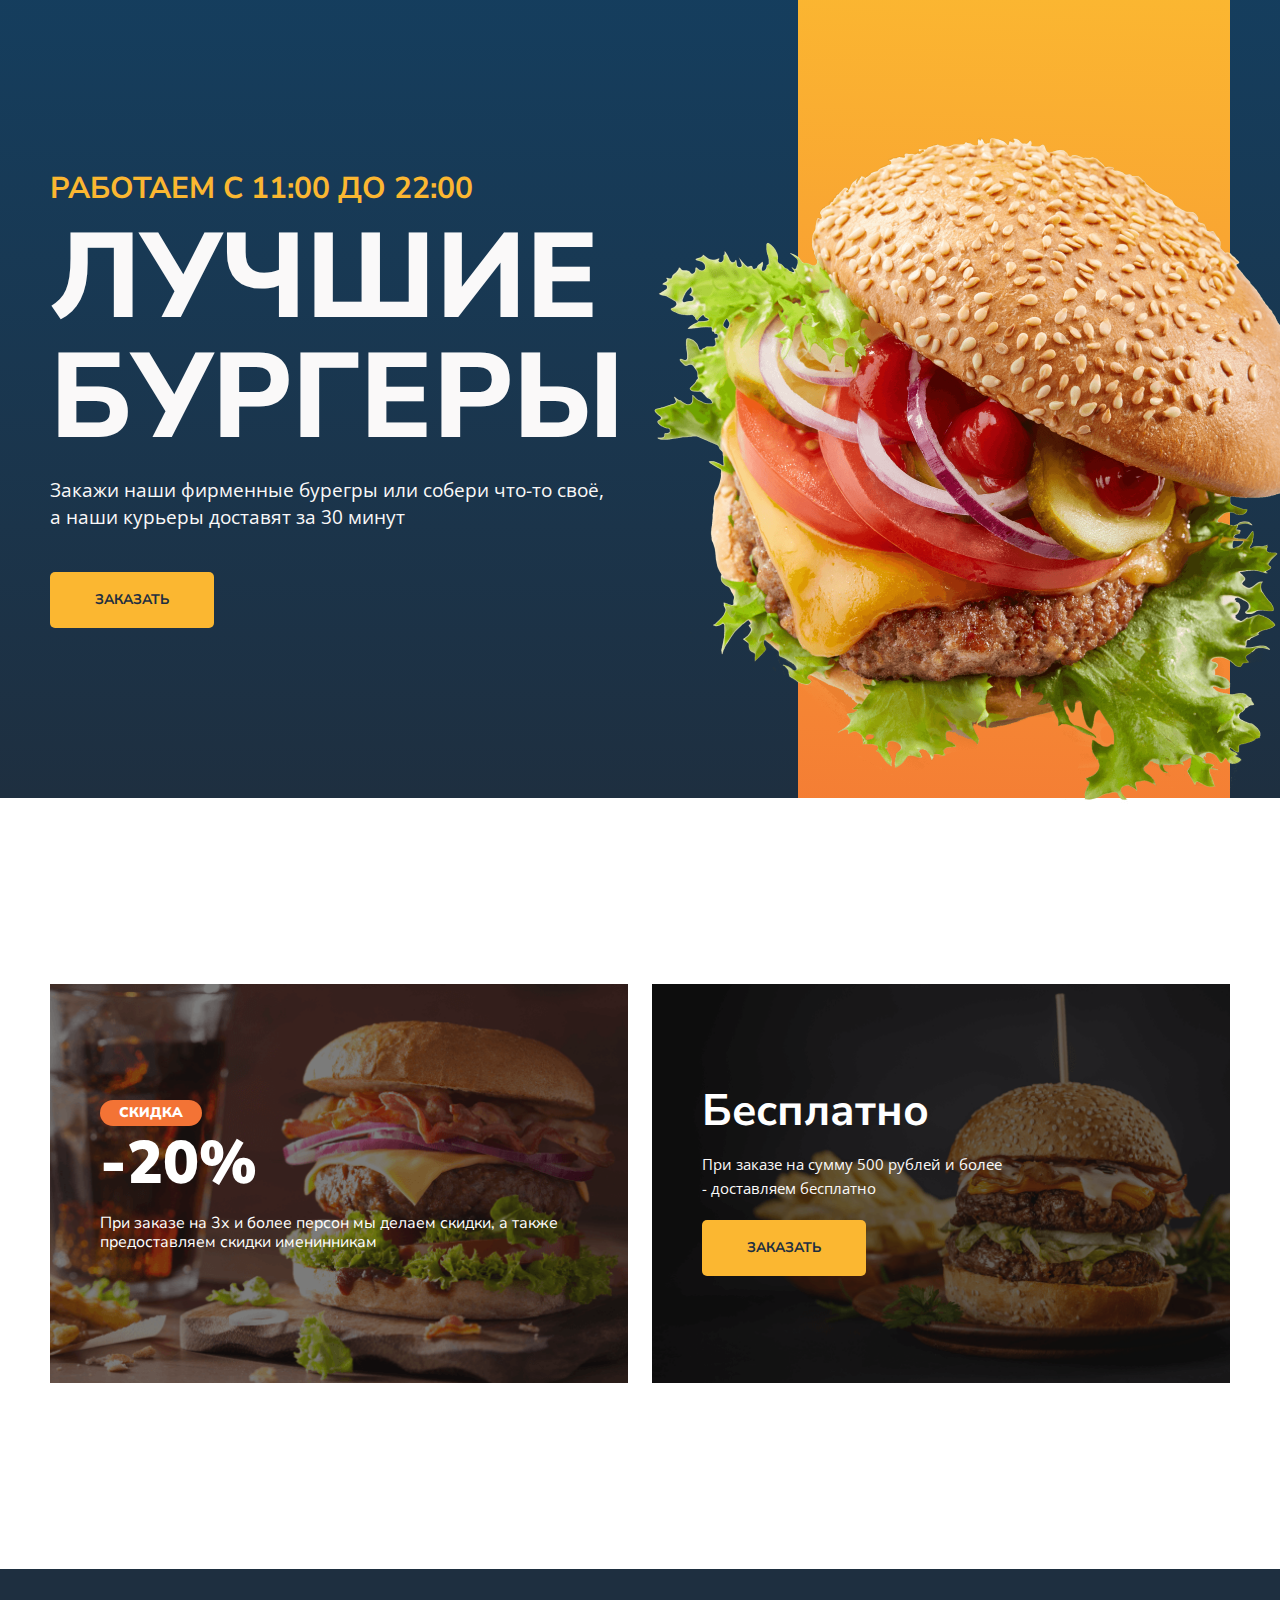
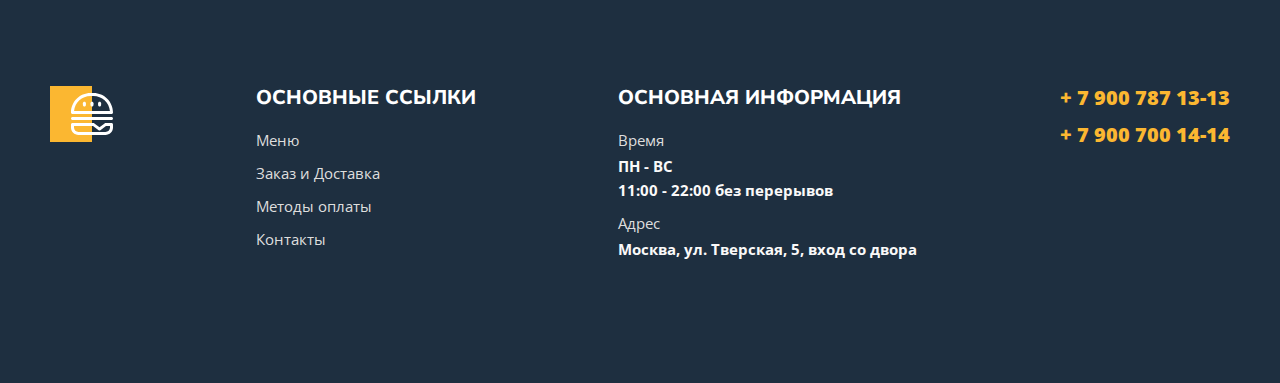
<file: index.html>
<!DOCTYPE html>
<html lang="ru">
<head>
    <meta charset="UTF-8">
    <meta http-equiv="X-UA-Compatible" content="IE=edge">
    <meta name="viewport" content="width=device-width, initial-scale=1.0">
    <title>Burgers</title>
    <link rel="preconnect" href="https://fonts.googleapis.com">
    <link rel="preconnect" href="https://fonts.gstatic.com" crossorigin>
    <link href="https://fonts.googleapis.com/css2?family=Nunito+Sans:wght@600;700;800;900&family=Open+Sans:wght@400;600;700&display=swap" rel="stylesheet">
    <link rel="stylesheet" href="styles/normalize.css">
    <link rel="stylesheet" href="styles/main.css">
</head>
<body>
    <div class="main">
        <div class="wrapper">
            <div class="content">
                <h1 class="content-title">
                    <span>работаем с 11:00 до 22:00</span>
                    лучшие бургеры
                </h1>
                <p class="content-text">Закажи наши фирменные бурегры или собери что-то своё, а&nbsp;наши курьеры доставят за&nbsp;30&nbsp;минут</p>
                <a class="content-link" href="menu.html">заказать</a>
            </div>
            <div class="visual">
                <div class="visual-bg"></div>
                <img src="images/burger.png" alt="Burger">
            </div>
        </div>
    </div>
    <div class="promo">
        <div class="wrapper">
            <div class="promo-left">
                <p class="sale">Скидка</p>
                <p class="cost">-20%</p>
                <p class="description">При заказе на 3х и более персон мы делаем скидки, а также предоставляем скидки именинникам</p>
            </div>
            <div class="promo-right">
                <p class="free">Бесплатно</p>
                <p class="promo-description">При заказе на сумму 500 рублей и более - доставляем бесплатно</p>
                <a href="menu.html">заказать</a>
            </div>
        </div>
    </div>
    <footer class="footer">
        <div class="container">
            <div class="footer-box">
                <div class="footer-item">
                    <img class="footer-logo" src="images/logo-footer.svg" alt="Logo">
                </div>
                <div class="footer-item">
                    <h2>основные ссылки</h2>
                    <ul class="footer-list">
                        <li><a href="menu.html">Меню</a></li>
                        <li><a href="#">Заказ и Доставка</a></li>
                        <li><a href="#">Методы оплаты</a></li>
                        <li><a href="#">Контакты</a></li>
                    </ul>
                </div>
                <div class="footer-item">
                    <h2>основная информация</h2>
                    <ul class="footer-list">
                        <li>
                            <span>Время</span>
                            ПН - ВС <br>
                            11:00 - 22:00 без перерывов
                        </li>
                        <li>
                            <span>Адрес</span>
                            Москва, ул. Тверская, 5, вход со двора
                        </li>
                    </ul>
                </div>
                <div class="footer-tel">
                    <ul class="footer-list footer-list-tel">
                        <li>
                            <a href="tel:+79007871313">+ 7 900 787 13-13</a>
                        </li>
                        <li>
                            <a href="tel:+79007001414">+ 7 900 700 14-14</a>
                        </li>
                    </ul>
                </div>
            </div>
        </div>
    </footer> 
</body>
</html>
</file>
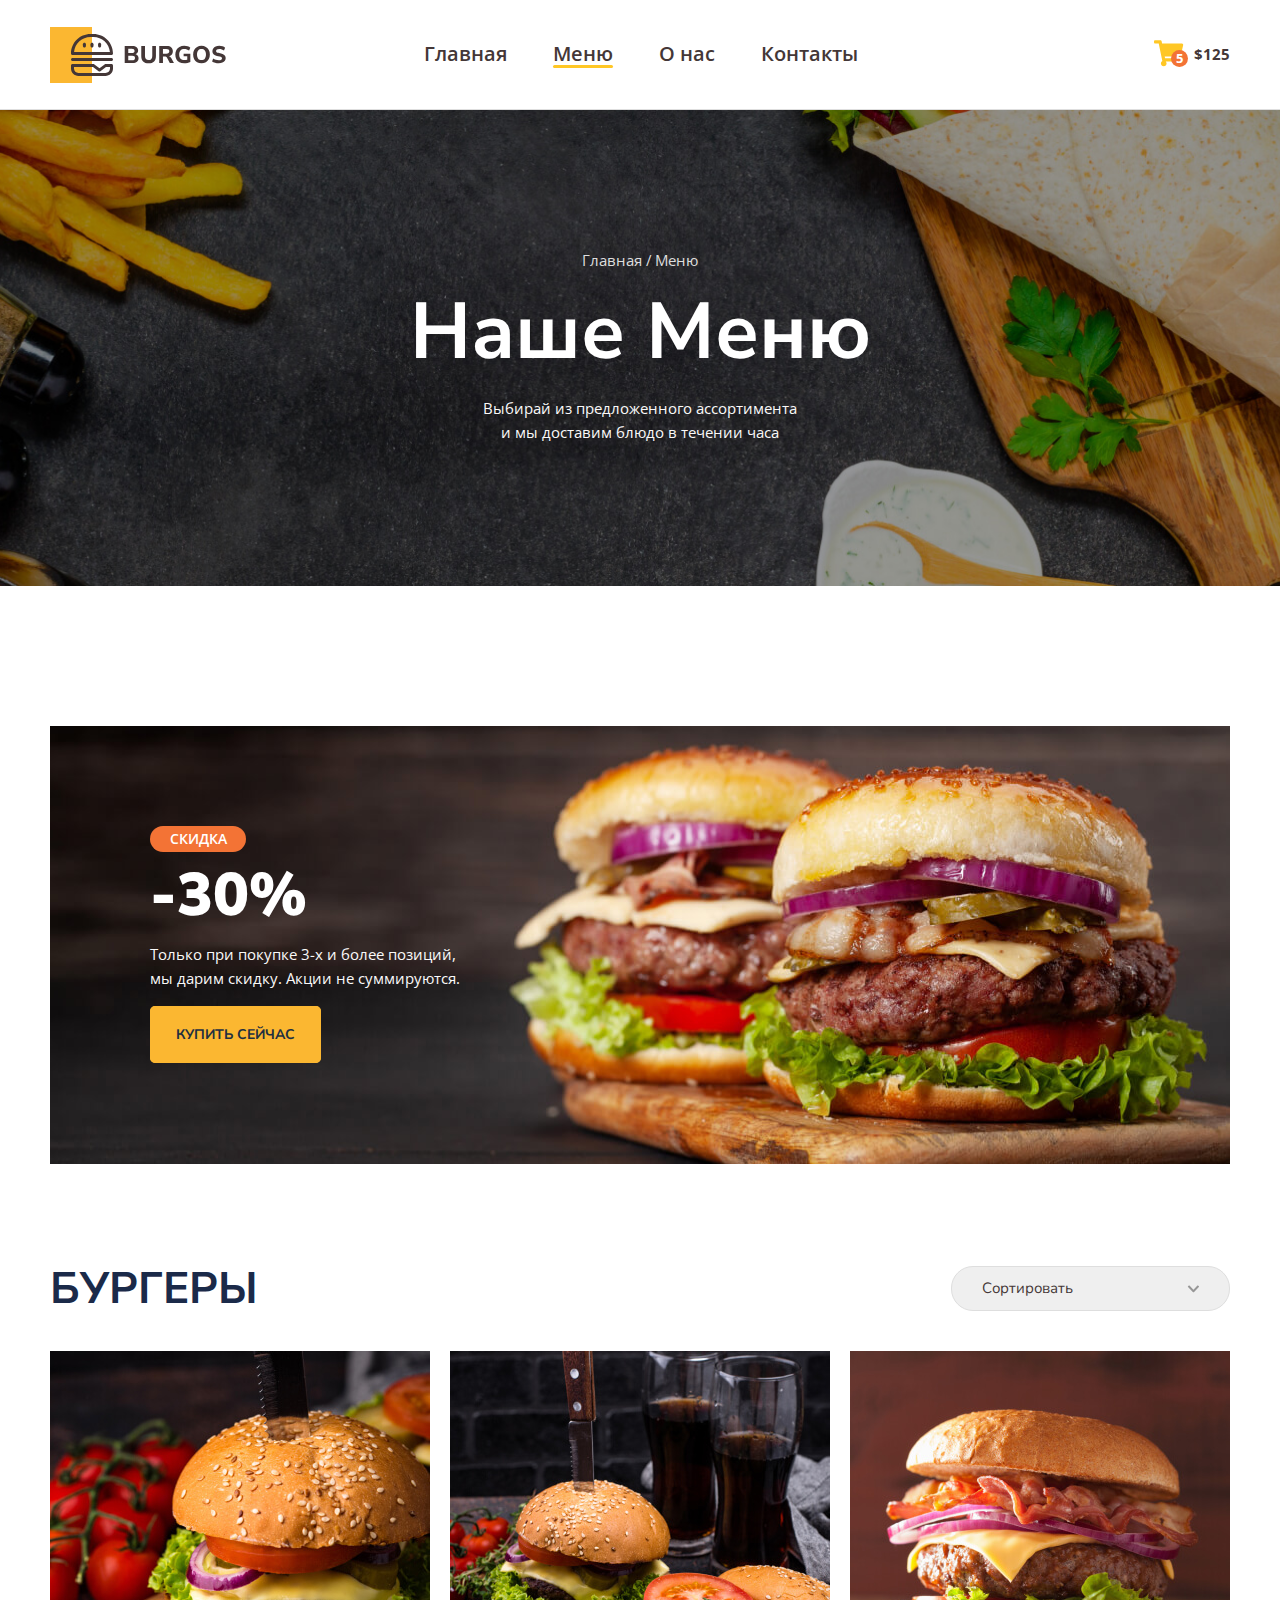
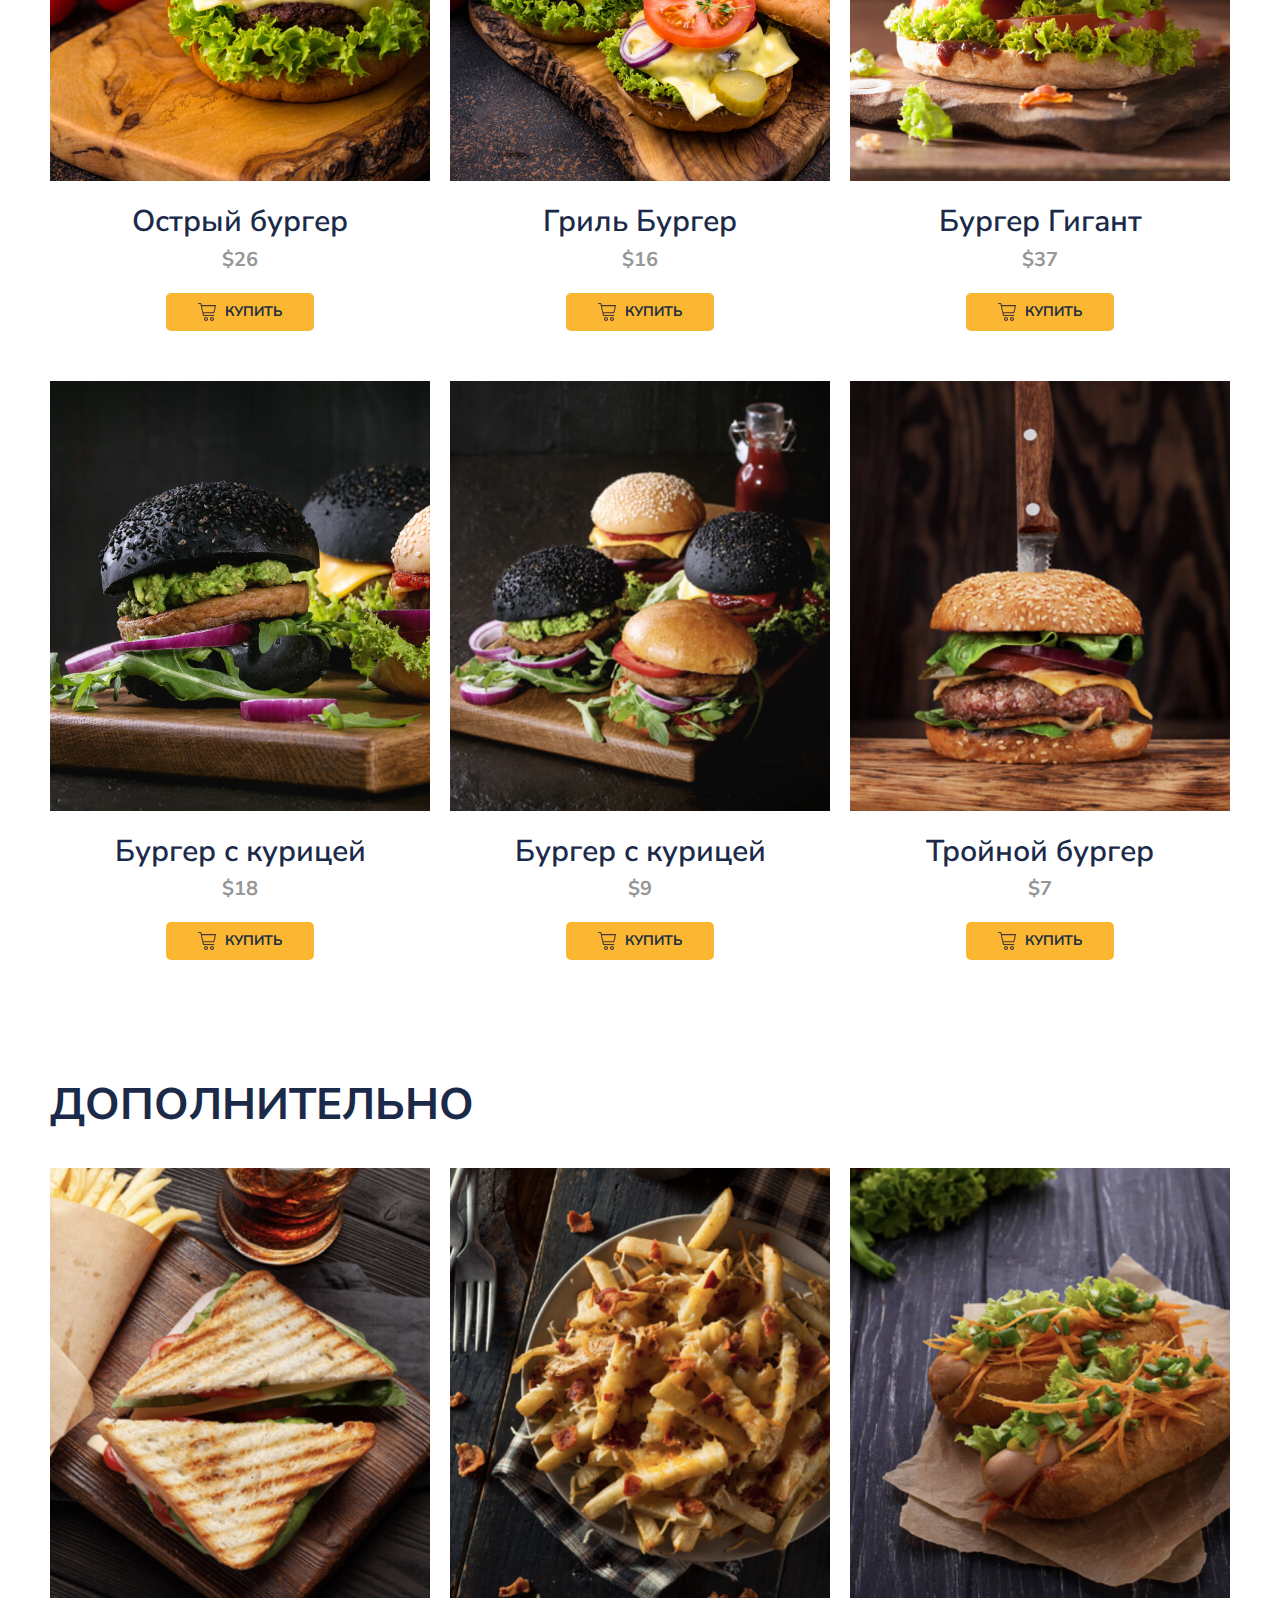
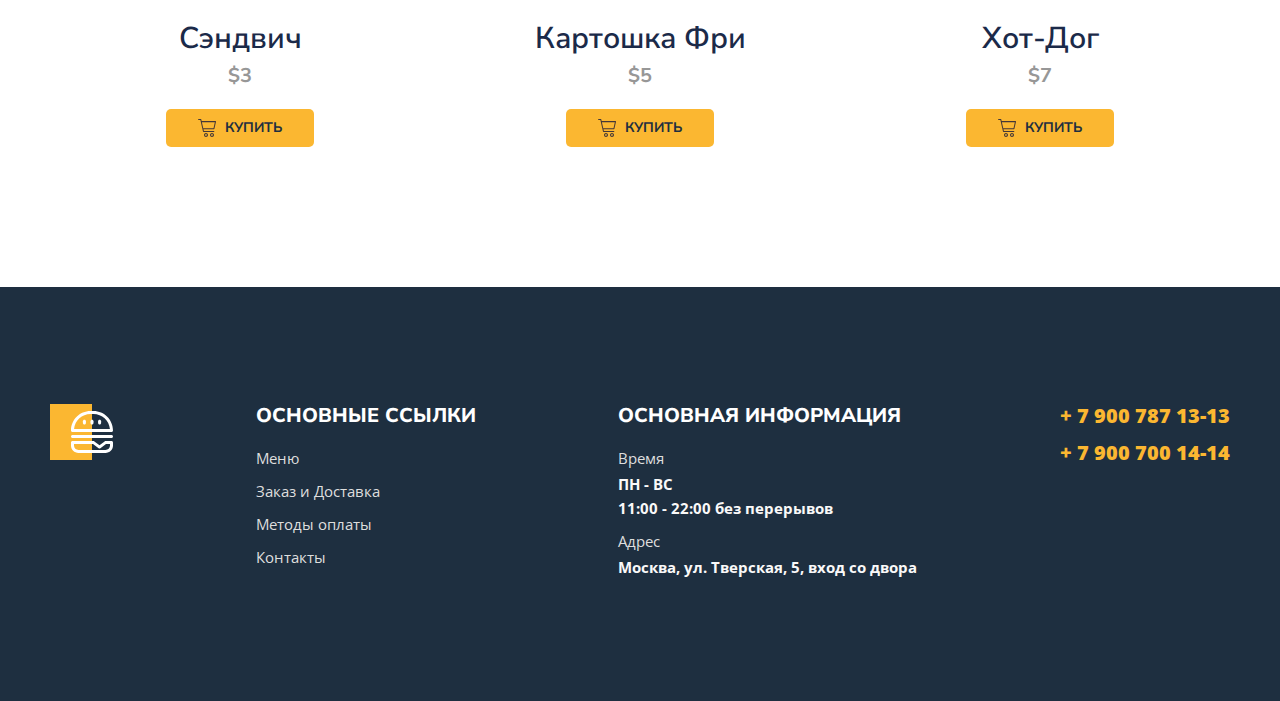
<file: menu.html>
<!DOCTYPE html>
<html lang="ru">
<head>
    <meta charset="UTF-8">
    <meta http-equiv="X-UA-Compatible" content="IE=edge">
    <meta name="viewport" content="width=device-width, initial-scale=1.0">
    <title>Burger</title>
    <link rel="preconnect" href="https://fonts.googleapis.com">
    <link rel="preconnect" href="https://fonts.gstatic.com" crossorigin>
    <link href="https://fonts.googleapis.com/css2?family=Nunito+Sans:wght@600;700;800;900&family=Open+Sans:wght@400;600;700&display=swap" rel="stylesheet">
    <link rel="stylesheet" href="styles/normalize.css">
    <link rel="stylesheet" href="styles/main.css">
    <link rel="apple-touch-icon" sizes="192x192" href="images/favicon/android-chrome-192x192.png">
    <link rel="icon" type="image/png" sizes="512x512" href="images/favicon/android-chrome-512x512.png">
    <link rel="icon" sizes="16x16" href="images/favicon/favicon.ico">
    <link rel="apple-touch-icon" sizes="180x180" href="images/favicon/apple-touch-icon.png">
    <link rel="icon" type="image/png" sizes="32x32" href="images/favicon/favicon-32x32.png">
    <link rel="icon" type="image/png" sizes="16x16" href="images/favicon/favicon-16x16.png">
    <link rel="mask-icon" href="images/favicon/safari-pinned-tab.svg" color="#5bbad5">
    <meta name="msapplication-TileColor" content="#da532c">
    <meta name="theme-color" content="#ffffff">
</head>
<body>
    <header id="headerTop">
        <div class="container">
            <div class="header"> <!--Будем стилизовать этот класс с точки зрения flex box, т. к. вышестоящий тег header стилизовать нежелательно, он используется для поисковых систем-->               
                <div class="header-burger">
                    <button class="burger" onclick="openModal()"></button>
                </div>
                <div class="header-item">
                    <a href="index.html" class="header-logo"></a>
                    <!--Картинку для logo будем устанавливать не здесь, а в файле main.css, т. к. это лучший вариант-->
                    <nav>
                        <ul class="header-nav">
                            <li><a href="index.html">Главная</a></li>
                            <li><a href="#" class="active">Меню</a></li>
                            <li><a href="#">О нас</a></li>
                            <li><a href="#">Контакты</a></li>
                        </ul>
                    </nav>
                </div>
                <button type="button" class="button">
                    <span class="button-item">
                        <img src="images/cart.svg" alt="Корзина">
                        <span class="button-count">5</span>
                    </span>
                    <span class="button-text">$125</span>
                </button>
            </div>
        </div>
    </header>
    <div class="bg">
        <div class="container">
            <ul class="breadcrumbs">
                <li><a href="index.html">Главная</a></li>
                <li><a href="#">Меню</a></li>
            </ul>
            <h1 class="title">Наше Меню</h1>
            <p class="descripyion">Выбирай из предложенного ассортимента и мы доставим блюдо в течении часа</p>
        </div>
    </div>
    <main>
        <div class="banner">
            <div class="container">
                <div class="banner-box">
                    <h2 class="banner-title">
                        <span>скидка</span>
                        -30%
                    </h2>
                    <p class="banner-text">
                        Только при покупке 3-х и более позиций, мы&nbsp;дарим скидку. Акции не суммируются.
                    </p>
                    <a href="#menuBurger" class="banner-link">купить сейчас</a>
                </div>
            </div>
        </div>
        <section class="menu" id="menuBurger">
            <div class="container">
                <div class="menu-header">
                    <h2 class="menu-title">
                        Бургеры
                    </h2>
                    <select class="menu-select">
                        <option value="">Сортировать</option>
                        <option value="up">По возрастанию</option>
                        <option value="down">По убыванию</option>
                    </select>
                </div>
                <div class="menu-grid">
                    <div class="menu-grid-item">
                        <div class="menu-grid-cover">
                            <img src="images/menu/01.jpg" alt="Острый бургер">
                        </div>
                        <p class="menu-grid-title">Острый бургер</p>
                        <p class="menu-grid-price">$26</p>
                        <button type="button" class="menu-grid-btn">
                            <span class="menu-grid-icon"></span>
                            <span class="menu-grid-text">купить</span>
                        </button>
                    </div>
                    <div class="menu-grid-item">
                        <div class="menu-grid-cover">
                            <img src="images/menu/02.jpg" alt="Гриль Бургер">
                        </div>
                        <p class="menu-grid-title">Гриль Бургер</p>
                        <p class="menu-grid-price">$16</p>
                        <button type="button" class="menu-grid-btn">
                            <span class="menu-grid-icon"></span>
                            <span class="menu-grid-text">купить</span>
                        </button>
                    </div>
                    <div class="menu-grid-item">
                        <div class="menu-grid-cover">
                            <img src="images/menu/03.jpg" alt="Бургер Гигант">
                        </div>
                        <p class="menu-grid-title">Бургер Гигант</p>
                        <p class="menu-grid-price">$37</p>
                        <button type="button" class="menu-grid-btn">
                            <span class="menu-grid-icon"></span>
                            <span class="menu-grid-text">купить</span>
                        </button>
                    </div>
                    <div class="menu-grid-item">
                        <div class="menu-grid-cover">
                            <img src="images/menu/04.jpg" alt="Бургер с курицей">
                        </div>
                        <p class="menu-grid-title">Бургер с курицей</p>
                        <p class="menu-grid-price">$18</p>
                        <button type="button" class="menu-grid-btn">
                            <span class="menu-grid-icon"></span>
                            <span class="menu-grid-text">купить</span>
                        </button>
                    </div>
                    <div class="menu-grid-item">
                        <div class="menu-grid-cover">
                            <img src="images/menu/05.jpg" alt="Бургер с курицей">
                        </div>
                        <p class="menu-grid-title">Бургер с курицей</p>
                        <p class="menu-grid-price">$9</p>
                        <button type="button" class="menu-grid-btn">
                            <span class="menu-grid-icon"></span>
                            <span class="menu-grid-text">купить</span>
                        </button>
                    </div>
                    <div class="menu-grid-item">
                        <div class="menu-grid-cover">
                            <img src="images/menu/06.jpg" alt="Тройной бурегр">
                        </div>
                        <p class="menu-grid-title">Тройной бургер</p>
                        <p class="menu-grid-price">$7</p>
                        <button type="button" class="menu-grid-btn">
                            <span class="menu-grid-icon"></span>
                            <span class="menu-grid-text">купить</span>
                        </button>
                    </div>
                </div>
            </div>
        </section>
        <section class="menu menu-other">
            <div class="container">
                <div class="menu-header">
                    <h2 class="menu-title">
                        Дополнительно
                    </h2>
                </div>
                <div class="menu-grid">
                    <div class="menu-grid-item">
                        <div class="menu-grid-cover">
                            <img src="images/menu-addit/01.jpg" alt="Сэндвич">
                        </div>
                        <p class="menu-grid-title">Сэндвич</p>
                        <p class="menu-grid-price">$3</p>
                        <button type="button" class="menu-grid-btn">
                            <span class="menu-grid-icon"></span>
                            <span class="menu-grid-text">купить</span>
                        </button>
                    </div>
                    <div class="menu-grid-item">
                        <div class="menu-grid-cover">
                            <img src="images/menu-addit/02.jpg" alt="Картошка Фри">
                        </div>
                        <p class="menu-grid-title">Картошка Фри</p>
                        <p class="menu-grid-price">$5</p>
                        <button type="button" class="menu-grid-btn">
                            <span class="menu-grid-icon"></span>
                            <span class="menu-grid-text">купить</span>
                        </button>
                    </div>
                    <div class="menu-grid-item">
                        <div class="menu-grid-cover">
                            <img src="images/menu-addit/03.jpg" alt="Хот-Дог">
                        </div>
                        <p class="menu-grid-title">Хот-Дог</p>
                        <p class="menu-grid-price">$7</p>
                        <button type="button" class="menu-grid-btn">
                            <span class="menu-grid-icon"></span>
                            <span class="menu-grid-text">купить</span>
                        </button>
                    </div>
                </div>
            </div>
        </section>
    </main>
    <footer class="footer">
        <div class="container">
            <div class="footer-box">
                <div class="footer-item">
                    <img class="footer-logo" src="images/logo-footer.svg" alt="Logo">
                </div>
                <div class="footer-item">
                    <h2>основные ссылки</h2>
                    <ul class="footer-list">
                        <li><a href="menu.html">Меню</a></li>
                        <li><a href="#">Заказ и Доставка</a></li>
                        <li><a href="#">Методы оплаты</a></li>
                        <li><a href="#">Контакты</a></li>
                    </ul>
                    <ul class="footer-list footer-list-tel">
                        <li>
                            <a href="tel:+79007871313">+ 7 900 787 13-13</a>
                        </li>
                        <li>
                            <a href="tel:+79007001414">+ 7 900 700 14-14</a>
                        </li>
                    </ul>
                </div>
                <div class="footer-item">
                    <h2>основная информация</h2>
                    <ul class="footer-list">
                        <li>
                            <span>Время</span>
                            ПН - ВС <br>
                            11:00 - 22:00 без перерывов
                        </li>
                        <li>
                            <span>Адрес</span>
                            Москва, ул. Тверская, 5, вход со двора
                        </li>
                    </ul>
                </div>
                <div class="footer-tel">
                    <ul class="footer-list footer-list-tel">
                        <li>
                            <a href="tel:+79007871313">+ 7 900 787 13-13</a>
                        </li>
                        <li>
                            <a href="tel:+79007001414">+ 7 900 700 14-14</a>
                        </li>
                    </ul>
                </div>
            </div>
        </div>
    </footer>
    <a href="#headerTop" class="button-up hidden" id="btnUp">Наверх</a>
    <div id="modal" class="modal">
        <ul class="header-nav">
            <li><a href="index.html">Главная</a></li>
            <li><a href="#" class="active">Меню</a></li>
            <li><a href="#">О нас</a></li>
            <li><a href="#">Контакты</a></li>
        </ul>
        <button class="burger-close" onclick="closeModal()"></button>
    </div>
    <script>
        // Smooth Scroll

        const links = document.querySelectorAll(".banner-link");

        for (const link of links) {
            link.addEventListener("click", clickHandler);
        }

        function clickHandler(e) {
            e.preventDefault();
            const href = this.getAttribute("href");

            document.querySelector(href).scrollIntoView({
                behavior: "smooth"
            });
        }


        // Button Up

        window.onscroll = function(){scrollFunction()};

        const upbuttons = document.querySelectorAll(".button-up");

        for (const upbutton of upbuttons) {
            upbutton.addEventListener("click", clickHandler);
        }

        function clickHandler(e) {
            e.preventDefault();
            const href = this.getAttribute("href");

            document.querySelector(href).scrollIntoView({
                behavior: "smooth"
            });
        }

        function scrollFunction(){
            if ( document.body.scrollTop > 1000 || document.documentElement.scrollTop > 1000){
                document.getElementById('btnUp').className = 'button-up visible';
            } else {
                document.getElementById('btnUp').className = 'button-up hidden';
            }
        }

          // Menu

       function openModal() {
           document.getElementById("modal").style.top = "0px";
       }

       function closeModal() {
           document.getElementById("modal").style.top = "-400px";
       }

    </script>    
</body>
</html>
</file>
<file: styles/main.css>
body {
    font-family: 'Nunito Sans', sans-serif;
}
.container {
    max-width: 1180px;
    margin: 0 auto; /*центрирование блока*/
    padding-left: 15px;
    padding-right: 15px;
}
header {
    border-bottom: 1px solid #DEDEDE;
}
.header {
    font-family: 'Open Sans', sans-serif;
    display: flex;
    align-items: center;
    justify-content: space-between; /*расставляет элементы от края до края*/
    padding-top: 26px;
    padding-bottom: 25px;
}
.header-item {
    display: flex;
    align-items: center;
    justify-content: space-between;
    flex-basis: 68.5%;
}
/*Для логотипа будем использовать блочный элемент, т. к. сейчас наша ссылка является строчной*/
.header-logo {
    display: block;
    background-image: url(../images/logo.svg);
    width: 176px;
    height: 56px;
    background-repeat: no-repeat;
    background-size: cover; /*чтобы картинка подстраивалась под блоки (картинка векторная, поэтому её можно как угодно растягивать на любых экранах без потери качества*/
}
.header-nav {
    list-style-type: none;
    display: flex;
    padding-left: 0; /*убрали отступ, который был по умолчанию*/
    gap: 46px;
}
.header-nav a {
    font-weight: 600;
    font-size: 20px;
    color:#443737;
    text-decoration: none;
}
.header-nav a:hover {
    color: #FFC725;
}
.header-nav a::after {
    content: '';
    width: 100%;
    height: 3px;
    border-radius: 1.5px;
    background: transparent;
    display: block;
}
.header-nav a.active::after {
    background: #FFC725;
}
.button {
    display: flex;
    align-items: center;
    background-color: transparent;
    border: none;
    padding: 0;
    gap: 10px;
    cursor: pointer;
}
.button-item {
    position: relative;
}
.button-count {
    font-weight: 700;
    font-size: 13px;
    color: #FFFFFF;
    background: #F37335;
    border-radius: 100%;
    position: absolute;
    width: 17px;
    height: 17px;
    text-align: center;
    line-height: 1.3;
    bottom: 3px;
    right: -4px;
}
.button-text {
    color: #443737;
    font-weight: 700;
    font-size: 15px;
}
.bg {
    text-align: center;
    color: #FFFFFF;
    background-image: url(../images/bg.jpg);
    background-size: cover;
    background-position: center center;
    padding: 142px 0;
    margin-bottom: 140px;
}
.breadcrumbs {
    padding-left: 0;
    margin-top: 0;
    list-style-type: none;
    display: flex;
    justify-content: center;
    gap: 7px;
}
.breadcrumbs a {
    color: #DEDEDE;
    font-size: 15px;
    font-family: 'Open Sans', sans-serif;
    text-decoration: none;
}
.breadcrumbs a:hover {
    color: #FFC725;
}
.breadcrumbs a::before {
    content: '/';
    position: relative;
    left: -3px;
    pointer-events: none;
}
.breadcrumbs a:hover::before {
    color: #DEDEDE;
}
.breadcrumbs li:first-child a::before {
    display: none;
}
.title {
    font-weight: 700;
    font-size: 79px;
    margin-top: 17px;
    margin-bottom: 19px;
}
.descripyion {
    font-family: 'Open Sans', sans-serif;
    font-size: 15px;
    line-height: 1.56;
    color: #FAF9F9;
    max-width: 320px;
    margin: 0 auto;
}
.banner-box {
    background-image: url(../images/banner.jpg);
    background-size: cover;
    background-position: 0 center;
    background-repeat: no-repeat;
    padding: 100px 100px 120px;
    margin-bottom: 80px;
}
.banner-title {
    font-size: 60px;
    font-weight: 900;
    color: #FFFFFF;
    margin-top: 0;
    display: block;
    margin-bottom: 12px;
}
.banner-title span { 
    font-family: 'Open Sans', sans-serif;
    font-size: 14px;
    font-weight: 600;
    background: #F37335;
    padding: 5px 0;
    border-radius: 14px;
    display: block;
    max-width: 96px;
    text-transform: uppercase;
    text-align: center;
    margin-bottom: 9px;
}
.banner-text {
    font-family: 'Open Sans', sans-serif;
    font-size: 15px;
    font-weight: 400;
    color: #FAF9F9;
    max-width: 353px;
    line-height: 1.6;
    margin-top: 0;
    margin-bottom: 35px;
}
.banner-link {
    color: #1E2F40;
    background-color: #FBB731;
    border-radius: 5px;
    text-decoration: none;
    padding: 18px 25px;
    text-transform: uppercase;
    font-size: 14px;
    font-weight: 700;
    border: 1px solid #FBB731;
    transition: 0.2s;    
}
.banner-link:hover {
    background-color: transparent;
    color: #FBB731;
}
.menu {
    padding-top: 20px;
}
.menu-header {
    display: flex;
    align-items: center;
    justify-content: space-between;
}
.menu-title {
    font-size: 44px;
    font-weight: 700;
    text-transform: uppercase;
    color: #1B2A49;
    margin: 0;
}
.menu-select {
    border: 1px solid #DEDEDE;
    padding: 13px 30px;
    border-radius: 22px;
    color: #443737;
    font-size: 15px;
    -webkit-appearance: none;
       -moz-appearance: none;
            appearance: none; /*отключили стрелку*/
    flex-basis: 279px;
    background-image: url(../images/arrow.svg);
    background-size: 12.79px 7.75px;
    background-repeat: no-repeat;
    background-position: 89% center;
}
.menu-grid {
    display: grid;
    grid-template-columns: repeat(3, 1fr);
    gap: 50px 20px;
    margin-bottom: 100px;
    margin-top: 37px;
    text-align: center;
}
.menu-grid-cover {
    width: 100%;
    height: 430px;
    position: relative;
    overflow: hidden; /*картинка будет спрятана, если будет вылезать из блока*/
    margin-bottom: 24px;
}
.menu-grid-cover img {
    position: absolute;
    left: 50%;
    top: 50%;
    transform: translate(-50%, -50%);
    -o-object-fit: cover;
       object-fit: cover; /*позволяет сохранить пропорции картинки, независимо от того, какие значения указаны в ширине и высоте*/
    width: 100%;
    height: 430px;
}
.menu-grid-title {
    font-weight: 600;
    font-size: 30px;
    color: #1B2A49;
    margin-top: 20px;
    margin-bottom: 0px;
}
.menu-grid-price {
    font-weight: 700;
    font-size: 20px;
    color: #979797;
    margin-top: 8px;
    margin-bottom: 22px;
}
.menu-grid-btn {
    display: flex;
    background-color: #FBB731;
    border: none;
    align-items: center;
    justify-content: center;
    border-radius: 5px;
    padding: 10px 32px;
    gap: 9px;
    cursor: pointer;
    margin: 0 auto;
}
.menu-grid-btn:hover {
    background-color: #F37335;
}
.menu-grid-icon {
    background-image: url(../images/cart-menu.svg);
    background-size: cover;
    background-repeat: no-repeat;
    display: block;
    width: 18px;
    height: 18px;
}
.menu-grid-text {
    color: #1E2F40;
    text-transform: uppercase;
    font-size: 14px;
    font-weight: 700;
}
.p {
    display: block;
    -webkit-margin-before: 1em;
            margin-block-start: 1em;
    -webkit-margin-after: 1em;
            margin-block-end: 1em;
    -webkit-margin-start: 0px;
            margin-inline-start: 0px;
    -webkit-margin-end: 0px;
            margin-inline-end: 0px;
}
.footer {
    background: #1E2F40;
    color: #fff;
    padding-top: 117px;
    padding-bottom: 106px;
    margin-top: 140px;
}
.footer-box {
    display: flex;
    justify-content: space-between;
}
.footer-logo {
    width: 63px;
    height: 56px;
}
.footer-item {
    flex: 0 0 auto;
}
.footer-item h2 {
    font-size: 20px;
    font-weight: 800;
    text-transform: uppercase;
    margin-bottom: 19px;
    margin-top: 0;
}
.footer-list li {
    margin-bottom: 9px;
    font-family: 'Open Sans', sans-serif;
    font-size: 15px;
    color: #FAF9F9;
    font-weight: 700;
    line-height: 24px;
}
.footer-list a {
    color: #DEDEDE;
    text-decoration: none;
    font-weight: 400;
}
.footer-list a:hover {
    color:#FBB731;
}
.footer-item span {
    color: #DEDEDE;
    display: block;
    font-weight: 400;
    margin-bottom: 2px;
}
.footer-list-tel {
    margin-top: 0;
}
.footer-list-tel li {
    margin-bottom: 12px;
}
.footer-list-tel a {
    font-size: 20px;
    font-weight: 900;
    color:#FBB731;
}
.footer-list-tel a:hover {
    color:#DEDEDE;
}
.footer-list {
    padding-left: 0;
    list-style-type: none;
}
.button-up {
    background-color: #FBB731;
    font-weight: 700;
    font-size: 14px;
    text-transform: uppercase;
    color: #1E2F40;
    text-decoration: none;
    padding: 5px 20px;
    position: fixed;
    bottom: 20px;
    right: 20px;
    border-radius: 5px;
    transition: 1s;
}
.button-up:hover {
    background-color: #F37335;
}
.button-up.hidden {
    opacity: 0;
}
.button-up.visible {
    opacity: 1;
}

/*style INDEX*/
.main {
    background: linear-gradient(180deg, #0C4C7B -100%, #1E2F40 100%);
}
.wrapper {
    max-width: 1180px;
    margin: 0 auto;
    display: flex;
    justify-content: space-between;
}
.content {
    color: #FAF9F9;
    flex: 0 0 580px;
    padding-top: 170px;
    padding-bottom: 170px;
}
.content-title {
    font-size: 120px;
    font-weight: 800;
    text-transform: uppercase;
    line-height: 120px;
    margin-bottom: 40px;
    margin-top: 0;
    margin-bottom: 0;
}
.content-title span {
    color: #FBB731;
    font-size: 30px;
    font-weight: 700;
    line-height: 38px;
    display: block;
    margin-bottom: 10px;
}
.content-text {
    font-family: 'Open Sans', sans-serif;
    font-size: 19px;
    line-height: 1.4;
    margin-bottom: 42px;
}
.content-link,
.promo a {
    color: #1E2F40;
    background-color: #FBB731;
    border-radius: 5px;
    text-decoration: none;
    padding: 20px 45px;
    display: inline-block;
    text-transform: uppercase;
    font-size: 14px;
    font-weight: 700;
}
.visual {
    flex-grow: 1;
    display: flex;
    justify-content: flex-end;
    position: relative;
}
.visual-bg {
    width: 432px;
    height: 100%;
    background: linear-gradient(2.42deg, #F37335 -19.6%, #FBB731 100.79%, #FDC830 100.79%);
}
.main img {
    width: 829px;
    position: absolute;
    right: -168px;
}
.promo {
    padding-top: 186px;
    padding-bottom: 46px;
}
.promo-left,
.promo-right {
    flex: 0 0 49%;
    color: #fff;
    box-sizing: border-box;
    background-repeat: no-repeat;
    background-size: cover;
    background-position: center;
}
.promo-left {
    background-image: url(../images/promo-left.png);
    padding: 116px 50px;
}
.promo-right {
    background-image: url(../images/promo-right.png);
    padding: 102px 50px;
}
.sale {
    font-size: 14px;
    font-weight: 900;
    background: #F37335;
    padding: 5px 19px;
    border-radius: 14px;
    display: inline-block;
    text-transform: uppercase;
    margin-bottom: 3px;
    margin-top: 0;
}
.cost {
    font-size: 60px;
    font-weight: 900;
    margin-bottom: 8px;
    margin-top: 0;
}
.promo-description {
    font-family: 'Open Sans', sans-serif;
    color: #FAF9F9;
    font-size: 15px;
    line-height: 24px;
    margin-bottom: 0;
}
.promo-left .promo-description {
    max-width: 392px;
}
.promo-right .promo-description {
    max-width: 300px;
    margin-bottom: 20px;
}
.free {
    font-size: 44px;
    font-weight: 700;
    margin-bottom: 10px;
    margin-top: 0;
}

/*Modal*/

.burger {
    width: 34px;
    height: 22px;
    background-color: transparent;
    background-image: url(../images/burger.svg);
    background-repeat: no-repeat;
    background-size: contain;
    border: none;
    cursor: pointer;
}

#modal {
    max-width: 500px;
    background-color: cornsilk;
    text-align: center;
    position: absolute;
    top: -400px;
    left: 0;
    right: 0;
    margin: 20px auto 0;
    transition: 0,5s;
    padding: 40px;
    box-sizing: border-box;
}

#modal .header-nav {
    flex-direction: column;
    max-width: 300px;
    margin: 0 auto;
    align-items: center;
}

.burger-close {
    width: 22px;
    height: 22px;
    background-color: transparent;
    background-image: url(../images/close.svg);
    background-repeat: no-repeat;
    background-size: contain;
    border: none;
    cursor: pointer;
    position: absolute;
    top: 20px;
    right: 20px;
}


/*Responsive*/

/*desktop*/
@media (min-width: 1001px) {
    .footer-list + .footer-list-tel {
        display: none;
    }
}

@media (min-width: 766px) {
    .header-burger {
        display: none;
    }
}
/*table, mobile*/
@media (max-width: 1000px) {
    .container {
        max-width: 738px;
    }
    .header-logo {
        width: 150px;
        height: 48px;
        background-size: contain;
    }
    .header-nav {
        gap: 22px;
    }
    .header-item {
        flex-basis: 75.5%;
    }
    .bg {
        margin-bottom: 72px;
    }
    .banner-box {
        background-position: -80px center;
        padding: 100px 40px 120px;
    }
    .menu-grid {
        grid-template-columns: repeat(2, 1fr);
        gap: 50px 15px;
    }
    .menu-other {
        overflow: hidden;
        height: 558px;
    }
    .menu-other .menu-grid {
        display: flex;
        width: auto;
        /*height: 424px;*/
        overflow-x: scroll;
        overflow-y: hidden;
        padding-bottom: 50px;
    }
    .menu-other .menu-grid-item {
        flex: 0 0 281px;
    }
    .menu-other .menu-grid-cover,
    .menu-other .menu-grid-cover img {
        height: 320px;
    }
    .footer-tel {
        display: none;
    }
    .footer-list  + .footer-list-tel {
        display: block;
    }
}
@media (max-width: 765px) {
    nav {
        display: none;
    }
    .header {
        gap: 21px;
    }
}
@media (max-width: 567px) {
    .breadcrumbs a {
        font-size: 15px;
    }
    .title {
        font-size: 38px;
    }
    .descripyion {
        font-size: 12px;
      
    }
    .bg {
        padding: 55px 0;
    }
    .banner-box {
        background-position: 17% center;
        padding: 35px 24px 54px;
    }
        /*dz*/
        .menu-title {
            font-size: 27px; 
         }
         /*dz*/
         .menu-select {
             font-size: 12px;
             flex-basis: 136px;
         }
         /*dz*/
         .menu-grid-title {
             font-size: 13px; 
         }
         /*dz*/
         .menu-grid-price {
             font-size: 16px; 
         }
         /*dz*/
         .menu-grid-icon {
             background-image: url(../images/cart-menu2.svg);
             width: 16.61px;
             height: 18px;
         }
         /*dz*/
         .menu-grid-cover img {
             height: 180px;
         }
}
@media (max-width: 360px) {
    .header-logo {
        width: 116px;
        height: 37px;
        background-size: contain;
    }
}
@media (max-width: 320px) {
    .banner-box {
        background-position: 25% center;
    }
}
</file>
